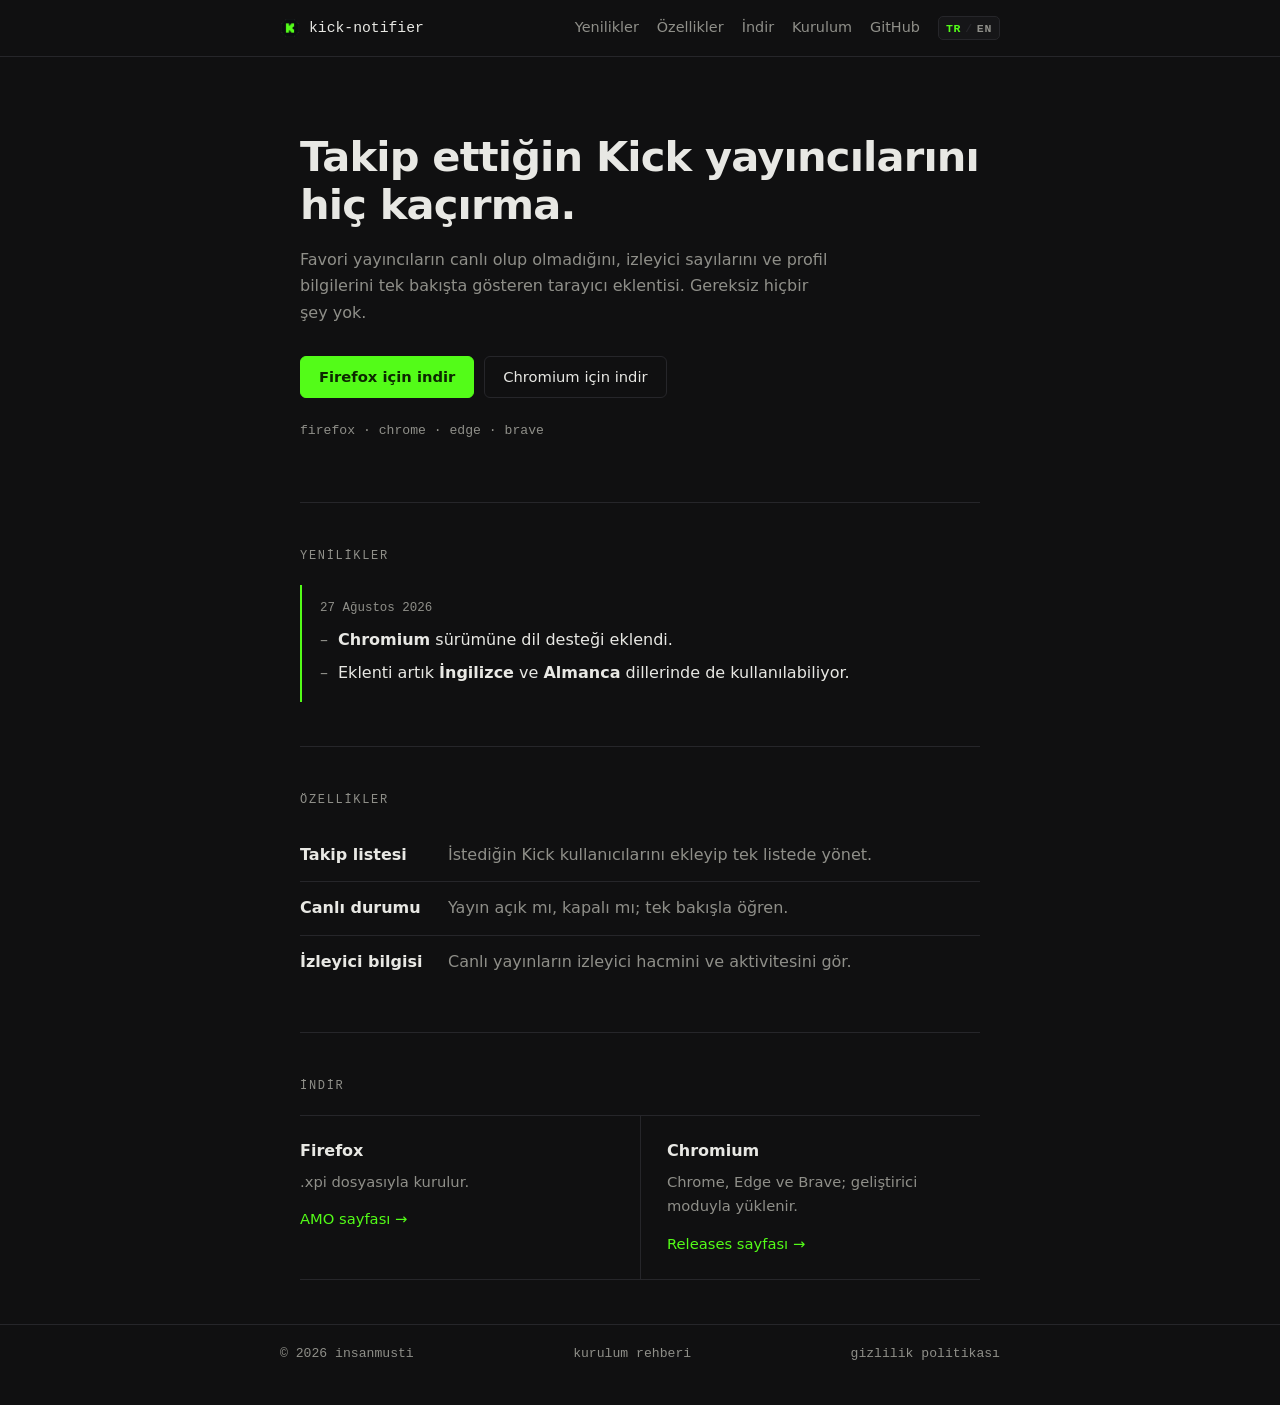
<file: index.html>
<!doctype html>
<html lang="tr">
  <head>
    <meta charset="UTF-8" />
    <meta name="viewport" content="width=device-width, initial-scale=1.0" />
    <title>Kick Notifier</title>
    <meta
      name="description"
      content="Kick yayıncılarını takip etmeyi kolaylaştıran Firefox ve Chromium eklentileri."
    />
    <meta
      http-equiv="Content-Security-Policy"
      content="default-src 'none'; style-src 'self'; img-src 'self'; script-src 'self'"
    />
    <link rel="icon" href="logo.png" />
    <link rel="stylesheet" href="styles.css" />
    <script src="lang.js?v=2" defer></script>
  </head>
  <body>
    <header class="site-header">
      <div class="wrap bar">
        <a class="brand" href="index.html">
          <img src="logo.png" alt="" width="20" height="20" />
          <span>kick-notifier</span>
        </a>
        <nav aria-label="Ana menü">
          <a href="#yenilikler" data-i18n="nav.releases">Yenilikler</a>
          <a href="#ozellikler" data-i18n="nav.features">Özellikler</a>
          <a href="#indir" data-i18n="nav.download">İndir</a>
          <a href="docs.html" data-i18n="nav.docs">Kurulum</a>
          <a href="https://github.com/insanmusti/kick-notifier" target="_blank" rel="noreferrer">GitHub</a>
          <button id="lang-toggle" class="lang-btn" type="button" title="Dil / Language">EN</button>
        </nav>
      </div>
    </header>

    <main class="wrap">
      <section class="intro">
        <h1 data-i18n="intro.h1">Takip ettiğin Kick yayıncılarını hiç kaçırma.</h1>
        <p class="lead" data-i18n="intro.lead">
          Favori yayıncıların canlı olup olmadığını, izleyici sayılarını ve profil
          bilgilerini tek bakışta gösteren tarayıcı eklentisi. Gereksiz hiçbir şey yok.
        </p>
        <div class="actions">
          <a
            class="btn btn-solid"
            href="https://addons.mozilla.org/en-US/firefox/addon/kick-live-stream-notifier/"
            target="_blank"
            rel="noreferrer"
          >
            <span data-i18n="intro.dl.firefox">Firefox için indir</span>
          </a>
          <a
            class="btn"
            href="https://github.com/insanmusti/kick-takipci-chromium/releases"
            target="_blank"
            rel="noreferrer"
          >
            <span data-i18n="intro.dl.chromium">Chromium için indir</span>
          </a>
        </div>
        <p class="compat">firefox · chrome · edge · brave</p>
      </section>

      <section id="yenilikler">
        <h2 class="section-title" data-i18n="new.title">Yenilikler</h2>
        <div class="changelog">
          <article class="fresh">
            <span class="when" data-i18n="new.when">27 Ağustos 2026</span>
            <ul class="changes">
              <li data-i18n="new.c1"><strong>Chromium</strong> sürümüne dil desteği eklendi.</li>
              <li data-i18n="new.c2">Eklenti artık <strong>İngilizce</strong> ve <strong>Almanca</strong> dillerinde de kullanılabiliyor.</li>
            </ul>
          </article>
        </div>
      </section>

      <section id="ozellikler">
        <h2 class="section-title" data-i18n="feat.title">Özellikler</h2>
        <ul class="feature-list">
          <li>
            <strong data-i18n="feat.list">Takip listesi</strong>
            <span data-i18n="feat.list.d">İstediğin Kick kullanıcılarını ekleyip tek listede yönet.</span>
          </li>
          <li>
            <strong data-i18n="feat.live">Canlı durumu</strong>
            <span data-i18n="feat.live.d">Yayın açık mı, kapalı mı; tek bakışla öğren.</span>
          </li>
          <li>
            <strong data-i18n="feat.viewers">İzleyici bilgisi</strong>
            <span data-i18n="feat.viewers.d">Canlı yayınların izleyici hacmini ve aktivitesini gör.</span>
          </li>
        </ul>
      </section>

      <section id="indir">
        <h2 class="section-title" data-i18n="dl.title">İndir</h2>
        <div class="downloads">
          <div class="dl">
            <h3 data-i18n="dl.firefox">Firefox</h3>
            <p data-i18n="dl.firefox.d">.xpi dosyasıyla kurulur.</p>
            <a
              href="https://addons.mozilla.org/en-US/firefox/addon/kick-live-stream-notifier/"
              target="_blank"
              rel="noreferrer"
            >
              <span data-i18n="dl.firefox.a">AMO sayfası</span> &rarr;
            </a>
          </div>
          <div class="dl">
            <h3 data-i18n="dl.chromium">Chromium</h3>
            <p data-i18n="dl.chromium.d">Chrome, Edge ve Brave; geliştirici moduyla yüklenir.</p>
            <a
              href="https://github.com/insanmusti/kick-takipci-chromium/releases"
              target="_blank"
              rel="noreferrer"
            >
              <span data-i18n="dl.chromium.a">Releases sayfası</span> &rarr;
            </a>
          </div>
        </div>
      </section>
    </main>

    <footer class="site-footer">
      <div class="wrap bar">
        <span data-i18n="footer.copy">&copy; 2026 insanmusti</span>
        <a href="docs.html" data-i18n="footer.home">kurulum rehberi</a>
        <a href="privacy.html" data-i18n="footer.privacy">gizlilik politikası</a>
      </div>
    </footer>
  </body>
</html>
</file>
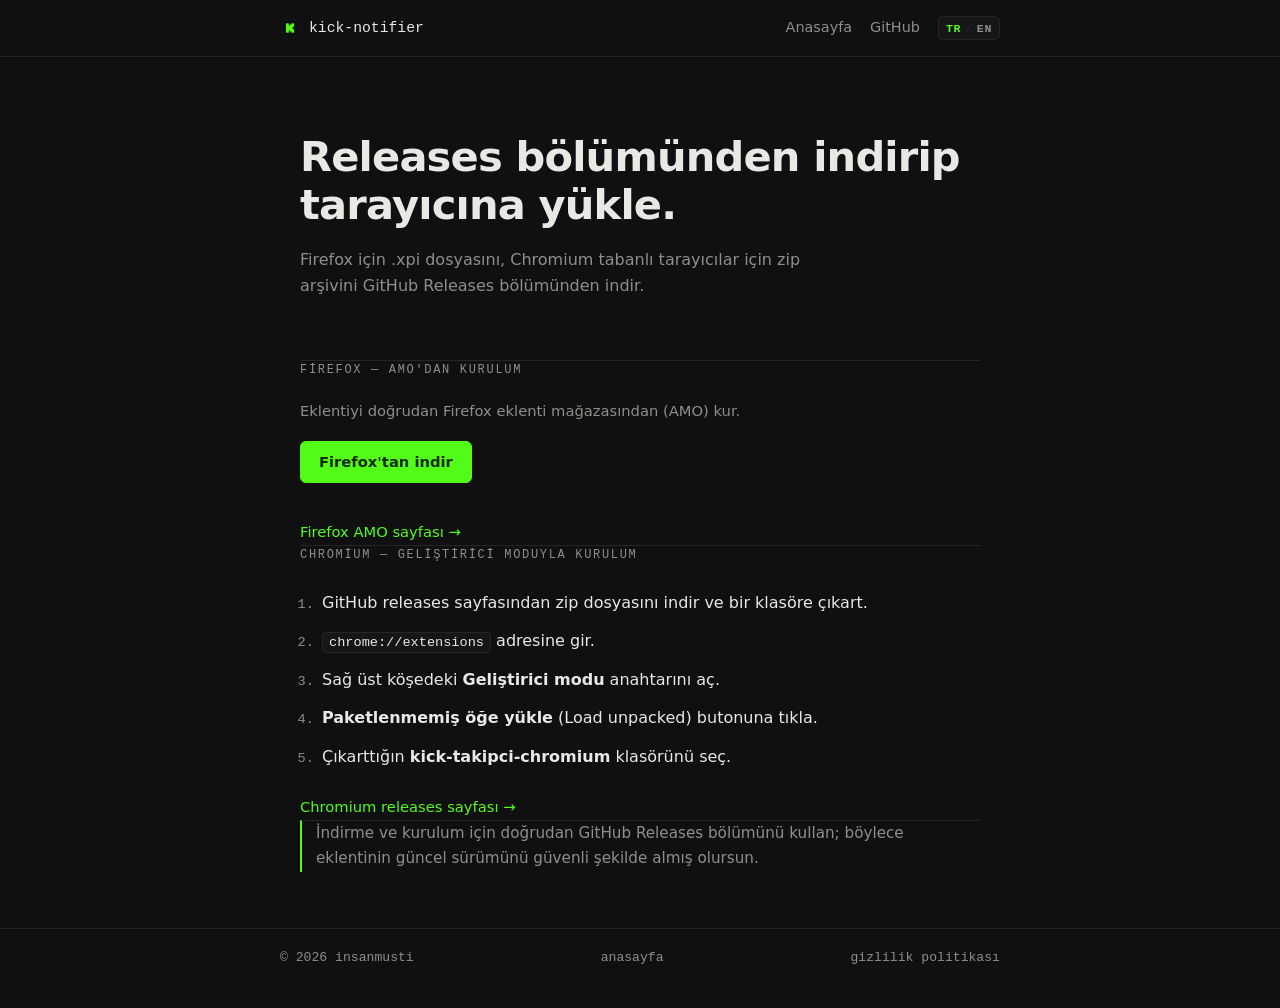
<file: docs.html>
<!doctype html>
<html lang="tr">
  <head>
    <meta charset="UTF-8" />
    <meta name="viewport" content="width=device-width, initial-scale=1.0" />
    <title>Kurulum Rehberi | Kick Notifier</title>
    <meta
      name="description"
      content="Kick Notifier eklentisini Firefox'a ve Chromium tabanlı tarayıcılara nasıl kuracağını öğren."
    />
    <meta
      http-equiv="Content-Security-Policy"
      content="default-src 'none'; style-src 'self'; img-src 'self'; script-src 'self'"
    />
    <link rel="icon" href="logo.png" />
    <link rel="stylesheet" href="styles.css" />
    <script src="lang.js?v=2" defer></script>
  </head>
  <body>
    <header class="site-header">
      <div class="wrap bar">
        <a class="brand" href="index.html">
          <img src="logo.png" alt="" width="20" height="20" />
          <span>kick-notifier</span>
        </a>
        <nav aria-label="Ana menü">
          <a href="index.html" data-i18n="nav.home">Anasayfa</a>
          <a href="https://github.com/insanmusti/kick-notifier" target="_blank" rel="noreferrer">GitHub</a>
          <button id="lang-toggle" class="lang-btn" type="button" title="Dil / Language">EN</button>
        </nav>
      </div>
    </header>

    <main class="wrap">
      <section class="intro">
        <h1 data-i18n="docs.h1">Releases bölümünden indirip tarayıcına yükle.</h1>
        <p class="lead" data-i18n="docs.lead">
          Firefox için .xpi dosyasını, Chromium tabanlı tarayıcılar için zip
          arşivini GitHub Releases bölümünden indir.
        </p>
      </section>

      <section id="firefox">
        <h2 class="section-title" data-i18n="docs.firefox">Firefox &mdash; AMO'dan kurulum</h2>
        <p class="docs-desc" data-i18n="docs.ff.desc">Eklentiyi doğrudan Firefox eklenti mağazasından (AMO) kur.</p>
        <a
          class="btn btn-solid docs-btn"
          href="https://addons.mozilla.org/en-US/firefox/addon/kick-live-stream-notifier/"
          target="_blank"
          rel="noreferrer"
        >
          <span data-i18n="docs.ff.btn">Firefox'tan indir</span>
        </a>
        <p class="after-steps">
          <a href="https://addons.mozilla.org/en-US/firefox/addon/kick-live-stream-notifier/" target="_blank" rel="noreferrer">
            <span data-i18n="docs.amo">Firefox AMO sayfası</span> &rarr;
          </a>
        </p>
      </section>

      <section id="chromium">
        <h2 class="section-title" data-i18n="docs.chromium">Chromium &mdash; geliştirici moduyla kurulum</h2>
        <ol class="steps">
          <li data-i18n="docs.c1">GitHub releases sayfasından zip dosyasını indir ve bir klasöre çıkart.</li>
          <li data-i18n="docs.c2"><code>chrome://extensions</code> adresine gir.</li>
          <li data-i18n="docs.c3">Sağ üst köşedeki <strong>Geliştirici modu</strong> anahtarını aç.</li>
          <li data-i18n="docs.c4"><strong>Paketlenmemiş öğe yükle</strong> (Load unpacked) butonuna tıkla.</li>
          <li data-i18n="docs.c5">Çıkarttığın <strong>kick-takipci-chromium</strong> klasörünü seç.</li>
        </ol>
        <p class="after-steps">
          <a href="https://github.com/insanmusti/kick-takipci-chromium/releases" target="_blank" rel="noreferrer">
            <span data-i18n="docs.chr">Chromium releases sayfası</span> &rarr;
          </a>
        </p>
      </section>

      <section class="note">
        <p data-i18n="docs.note">
          İndirme ve kurulum için doğrudan GitHub Releases bölümünü kullan; böylece
          eklentinin güncel sürümünü güvenli şekilde almış olursun.
        </p>
      </section>
    </main>

    <footer class="site-footer">
      <div class="wrap bar">
        <span data-i18n="footer.copy">&copy; 2026 insanmusti</span>
        <a href="index.html" data-i18n="footer.home.index">anasayfa</a>
        <a href="privacy.html" data-i18n="footer.privacy">gizlilik politikası</a>
      </div>
    </footer>
  </body>
</html>
</file>
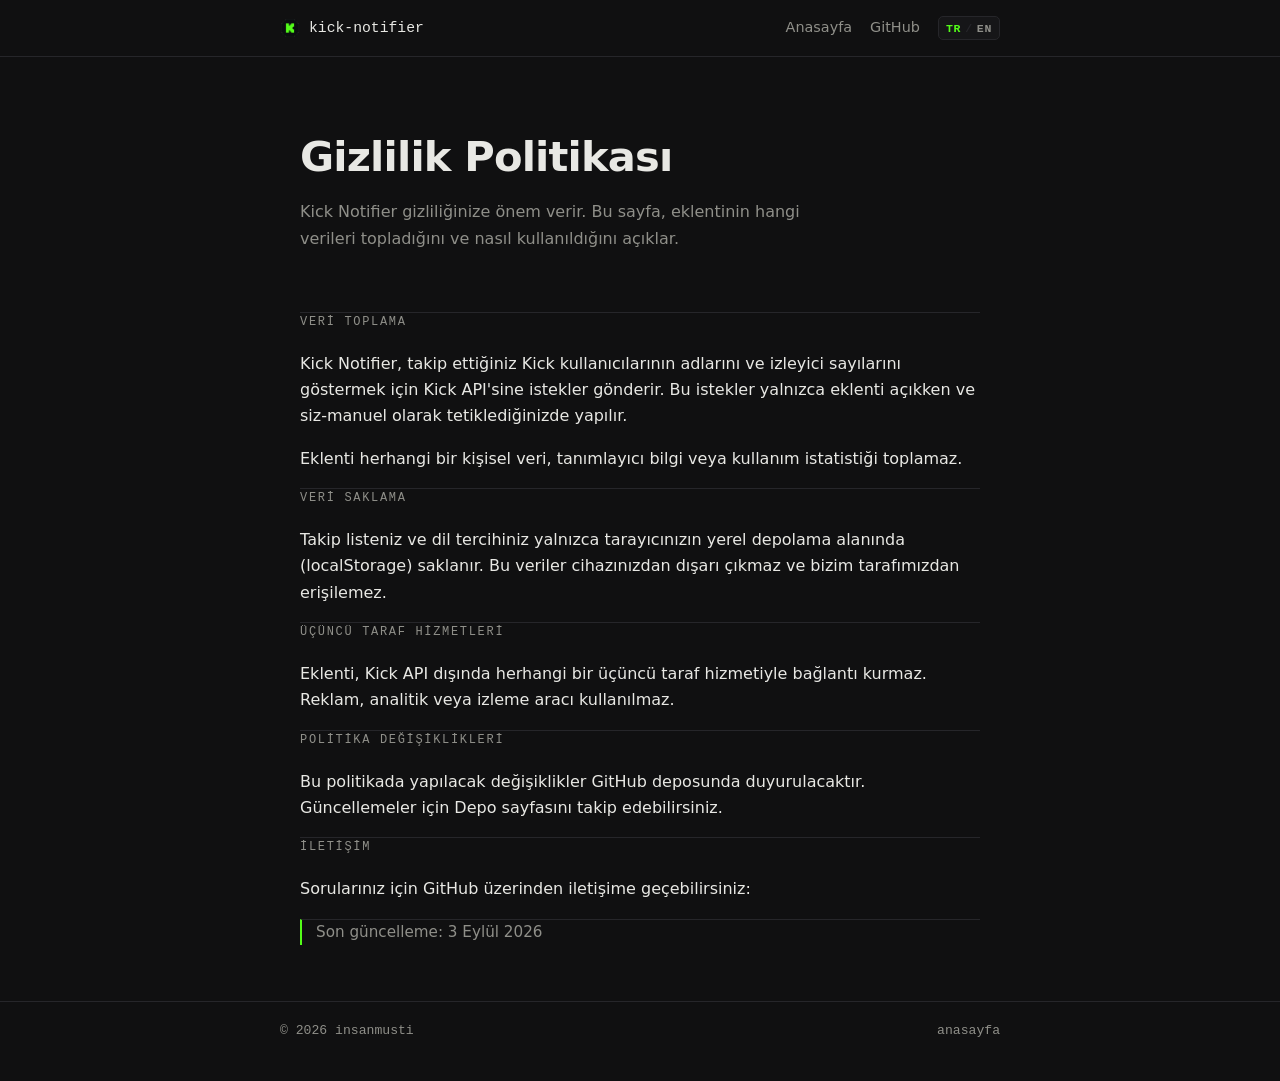
<file: privacy.html>
<!doctype html>
<html lang="tr">
  <head>
    <meta charset="UTF-8" />
    <meta name="viewport" content="width=device-width, initial-scale=1.0" />
    <title>Gizlilik Politikası | Kick Notifier</title>
    <meta
      name="description"
      content="Kick Notifier eklentisinin gizlilik politikası ve veri toplama uygulamaları."
    />
    <meta
      http-equiv="Content-Security-Policy"
      content="default-src 'none'; style-src 'self'; img-src 'self'; script-src 'self'"
    />
    <link rel="icon" href="logo.png" />
    <link rel="stylesheet" href="styles.css" />
    <script src="lang.js?v=2" defer></script>
  </head>
  <body>
    <header class="site-header">
      <div class="wrap bar">
        <a class="brand" href="index.html">
          <img src="logo.png" alt="" width="20" height="20" />
          <span>kick-notifier</span>
        </a>
        <nav aria-label="Ana menü">
          <a href="index.html" data-i18n="nav.home">Anasayfa</a>
          <a href="https://github.com/insanmusti/kick-notifier" target="_blank" rel="noreferrer">GitHub</a>
          <button id="lang-toggle" class="lang-btn" type="button" title="Dil / Language">EN</button>
        </nav>
      </div>
    </header>

    <main class="wrap">
      <section class="intro">
        <h1 data-i18n="privacy.h1">Gizlilik Politikası</h1>
        <p class="lead" data-i18n="privacy.lead">
          Kick Notifier gizliliğinize önem verir. Bu sayfa, eklentinin hangi verileri topladığını ve nasıl kullanıldığını açıklar.
        </p>
      </section>

      <section id="toplama">
        <h2 class="section-title" data-i18n="privacy.collection.title">Veri Toplama</h2>
        <p data-i18n="privacy.collection.p1">
          Kick Notifier, takip ettiğiniz Kick kullanıcılarının adlarını ve izleyici sayılarını göstermek için Kick API'sine istekler gönderir. Bu istekler yalnızca eklenti açıkken ve siz-manuel olarak tetiklediğinizde yapılır.
        </p>
        <p data-i18n="privacy.collection.p2">
          Eklenti herhangi bir kişisel veri, tanımlayıcı bilgi veya kullanım istatistiği toplamaz.
        </p>
      </section>

      <section id="saklama">
        <h2 class="section-title" data-i18n="privacy.storage.title">Veri Saklama</h2>
        <p data-i18n="privacy.storage.p1">
          Takip listeniz ve dil tercihiniz yalnızca tarayıcınızın yerel depolama alanında (localStorage) saklanır. Bu veriler cihazınızdan dışarı çıkmaz ve bizim tarafımızdan erişilemez.
        </p>
      </section>

      <section id="ucuncu">
        <h2 class="section-title" data-i18n="privacy.thirdparty.title">Üçüncü Taraf Hizmetleri</h2>
        <p data-i18n="privacy.thirdparty.p1">
          Eklenti, Kick API dışında herhangi bir üçüncü taraf hizmetiyle bağlantı kurmaz. Reklam, analitik veya izleme aracı kullanılmaz.
        </p>
      </section>

      <section id="degisiklik">
        <h2 class="section-title" data-i18n="privacy.changes.title">Politika Değişiklikleri</h2>
        <p data-i18n="privacy.changes.p1">
          Bu politikada yapılacak değişiklikler GitHub deposunda duyurulacaktır. Güncellemeler için Depo sayfasını takip edebilirsiniz.
        </p>
      </section>

      <section id="iletisim">
        <h2 class="section-title" data-i18n="privacy.contact.title">İletişim</h2>
        <p data-i18n="privacy.contact.p1">
          Sorularınız için GitHub üzerinden iletişime geçebilirsiniz:
          <a href="https://github.com/insanmusti/kick-notifier/issues" target="_blank" rel="noreferrer">GitHub Issues</a>
        </p>
      </section>

      <section class="note">
        <p data-i18n="privacy.lastupdated">Son güncelleme: 3 Eylül 2026</p>
      </section>
    </main>

    <footer class="site-footer">
      <div class="wrap bar">
        <span data-i18n="footer.copy">&copy; 2026 insanmusti</span>
        <a href="index.html" data-i18n="footer.home.index">anasayfa</a>
      </div>
    </footer>
  </body>
</html>
</file>
<file: styles.css>
:root {
  --bg: #101011;
  --bg-soft: #161618;
  --text: #e8e8e4;
  --muted: #8f8f89;
  --line: #26262a;
  --accent: #53fc18;
}

* { box-sizing: border-box; }

html { scroll-behavior: smooth; }

body {
  margin: 0;
  min-height: 100vh;
  display: flex;
  flex-direction: column;
  background: var(--bg);
  color: var(--text);
  font: 16px/1.65 system-ui, -apple-system, "Segoe UI", sans-serif;
  -webkit-font-smoothing: antialiased;
}

img { display: block; }

a { color: inherit; text-decoration: none; }

::selection { background: var(--accent); color: #000; }

:focus-visible { outline: 1px solid var(--accent); outline-offset: 3px; }

.wrap {
  width: 100%;
  max-width: 720px;
  margin: 0 auto;
  padding: 0 20px;
}

.bar {
  display: flex;
  align-items: center;
  justify-content: space-between;
  gap: 16px;
}

/* header */

.site-header {
  border-bottom: 1px solid var(--line);
}

.site-header .bar {
  padding: 16px 0;
}

.brand {
  display: inline-flex;
  align-items: center;
  gap: 9px;
  font-family: ui-monospace, "SF Mono", Menlo, monospace;
  font-size: 0.92rem;
}

.brand img {
  width: 20px;
  height: 20px;
  border-radius: 5px;
}

nav {
  display: flex;
  flex-wrap: wrap;
  gap: 18px;
  font-size: 0.9rem;
  color: var(--muted);
}

nav a:hover { color: var(--text); }

.lang-btn {
  appearance: none;
  display: inline-flex;
  align-items: center;
  justify-content: center;
  gap: 4px;
  height: 24px;
  padding: 0 7px;
  border: 1px solid var(--line);
  border-radius: 5px;
  background: var(--bg-soft);
  color: var(--muted);
  font-family: ui-monospace, "SF Mono", Menlo, monospace;
  font-size: 0.72rem;
  font-weight: 600;
  letter-spacing: 0.06em;
  cursor: pointer;
  transition: color 0.15s ease, border-color 0.15s ease;
}

.lang-btn i {
  font-style: normal;
  color: var(--line);
}

.lang-btn span { color: var(--muted); }

.lang-btn span.on { color: var(--accent); }

.lang-btn:hover {
  color: var(--text);
  border-color: var(--accent);
}

main { flex: 1; }

/* intro */

.intro {
  padding: 76px 0 60px;
}

h1 {
  margin: 0 0 18px;
  max-width: 24ch;
  font-size: clamp(1.9rem, 5vw, 2.6rem);
  font-weight: 650;
  line-height: 1.15;
  letter-spacing: -0.02em;
}

.lead {
  max-width: 52ch;
  margin: 0;
  color: var(--muted);
}

.actions {
  display: flex;
  flex-wrap: wrap;
  gap: 10px;
  margin-top: 30px;
}

.btn {
  display: inline-flex;
  align-items: center;
  height: 42px;
  padding: 0 18px;
  border: 1px solid var(--line);
  border-radius: 6px;
  font-size: 0.92rem;
  font-weight: 500;
  transition: background 0.15s ease, border-color 0.15s ease;
}

.btn:hover {
  background: var(--bg-soft);
  border-color: #3a3a40;
}

.btn-solid {
  background: var(--accent);
  border-color: var(--accent);
  color: #0c2900;
  font-weight: 600;
}

.btn-solid:hover {
  background: #48dd13;
  border-color: #48dd13;
}

.compat {
  margin: 22px 0 0;
  color: var(--muted);
  font-family: ui-monospace, "SF Mono", Menlo, monospace;
  font-size: 0.82rem;
}

/* sections */

section + section {
  border-top: 1px solid var(--line);
}

#ozellikler,
#yenilikler,
#indir {
  padding: 44px 0;
}

.section-title {
  margin: 0 0 18px;
  font-family: ui-monospace, "SF Mono", Menlo, monospace;
  font-size: 0.75rem;
  font-weight: 500;
  letter-spacing: 0.14em;
  text-transform: uppercase;
  color: var(--muted);
}

.feature-list {
  list-style: none;
  margin: 0;
  padding: 0;
}

.feature-list li {
  display: flex;
  gap: 18px;
  padding: 13px 0;
}

.feature-list li:not(:last-child) {
  border-bottom: 1px solid var(--line);
}

.feature-list strong {
  flex: 0 0 130px;
  font-weight: 600;
}

.feature-list span {
  color: var(--muted);
}

/* changelog */

.changelog article {
  padding: 13px 0 13px 18px;
  border-left: 1px solid var(--line);
}

.changelog .fresh {
  border-left: 2px solid var(--accent);
}

.changelog .when {
  display: block;
  margin-bottom: 6px;
  color: var(--muted);
  font-family: ui-monospace, "SF Mono", Menlo, monospace;
  font-size: 0.78rem;
}

.changelog .changes {
  list-style: none;
  margin: 0;
  padding: 0;
}

.changelog .changes li {
  position: relative;
  padding: 3px 0 3px 18px;
}

.changelog .changes li::before {
  content: "\2013";
  position: absolute;
  left: 0;
  color: var(--muted);
}

.changelog p {
  margin: 0;
  max-width: 56ch;
  font-size: 0.95rem;
}

.changelog article p:not(:first-child) {
  margin-top: 10px;
}

.changelog a {
  color: var(--accent);
}

.changelog a:hover { text-decoration: underline; }

/* downloads */

.downloads {
  display: grid;
  grid-template-columns: repeat(2, minmax(0, 1fr));
  border-top: 1px solid var(--line);
  border-bottom: 1px solid var(--line);
}

.dl {
  padding: 22px 0;
}

.dl:last-child {
  padding-left: 26px;
  border-left: 1px solid var(--line);
}

.dl h3 {
  margin: 0 0 6px;
  font-size: 1rem;
}

.dl p {
  margin: 0 0 12px;
  color: var(--muted);
  font-size: 0.92rem;
}

.dl a {
  color: var(--accent);
  font-size: 0.92rem;
}

.dl a:hover { text-decoration: underline; }

/* docs */

.steps {
  margin: 0;
  padding: 0 0 0 22px;
}

.docs-btn {
  margin: 0 0 18px;
}

.docs-desc {
  margin: 0 0 18px;
  color: var(--muted);
  font-size: 0.92rem;
}

.steps li {
  padding: 6px 0;
}

.steps li::marker {
  color: var(--muted);
  font-family: ui-monospace, "SF Mono", Menlo, monospace;
  font-size: 0.85em;
}

.after-steps {
  margin: 18px 0 0;
}

.after-steps a {
  color: var(--accent);
  font-size: 0.92rem;
}

.after-steps a:hover { text-decoration: underline; }

code {
  padding: 2px 6px;
  border: 1px solid var(--line);
  border-radius: 4px;
  background: var(--bg-soft);
  font-family: ui-monospace, "SF Mono", Menlo, monospace;
  font-size: 0.85em;
}

.note {
  margin-bottom: 56px;
  padding-left: 14px;
  border-left: 2px solid var(--accent);
}

.note p {
  margin: 0;
  color: var(--muted);
  font-size: 0.95rem;
}

/* footer */

.site-footer {
  border-top: 1px solid var(--line);
}

.site-footer .bar {
  padding: 18px 0 40px;
  color: var(--muted);
  font-family: ui-monospace, "SF Mono", Menlo, monospace;
  font-size: 0.82rem;
}

.site-footer a:hover { color: var(--text); }

@media (max-width: 560px) {
  .intro { padding: 56px 0 44px; }

  .downloads { grid-template-columns: 1fr; }

  .dl:last-child {
    padding-left: 0;
    border-left: 0;
    border-top: 1px solid var(--line);
  }
}
</file>
